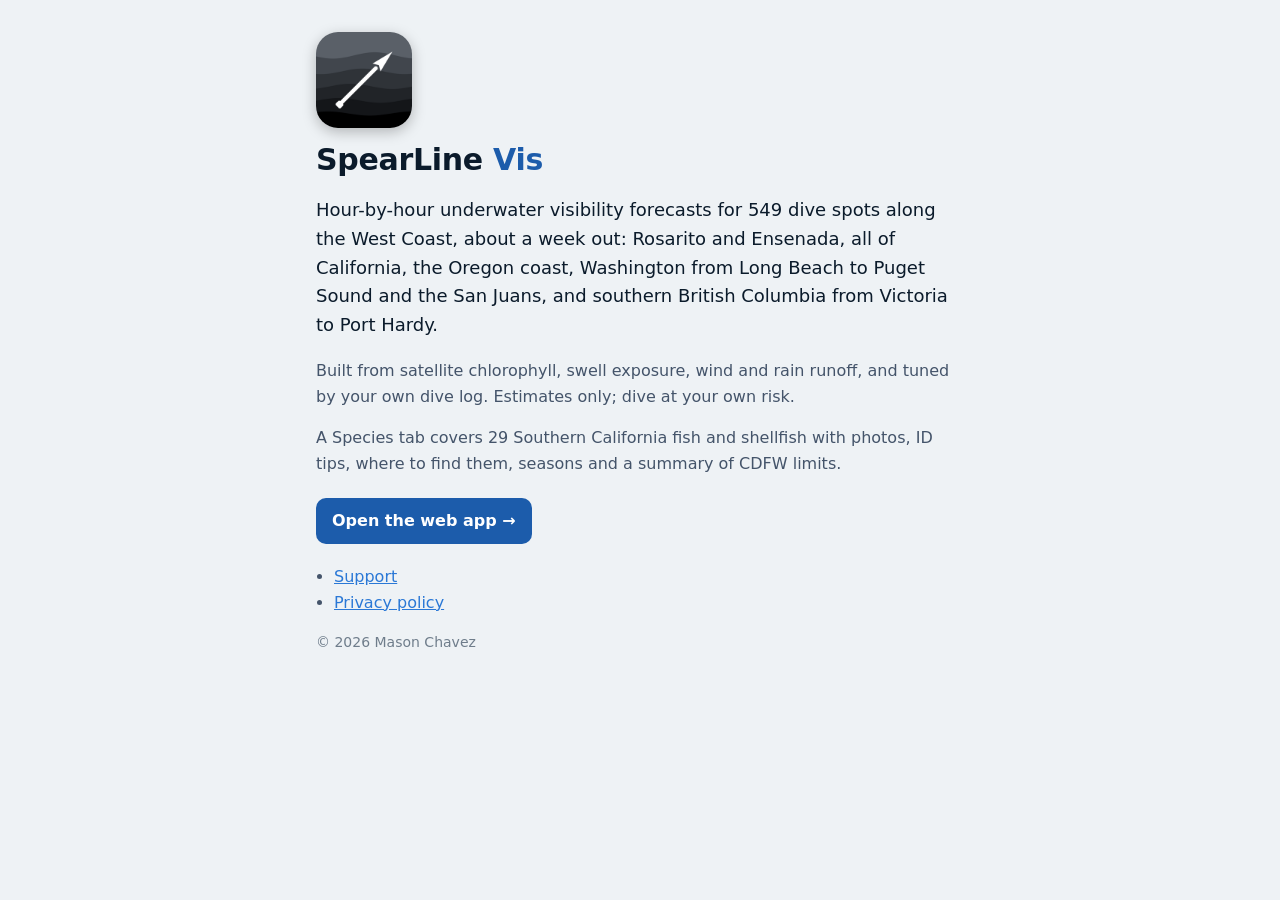
<file: index.html>
<!doctype html>
<html lang="en">
<head>
<meta charset="utf-8">
<meta name="viewport" content="width=device-width, initial-scale=1">
<title>SpearLine Vis</title>
<meta name="description" content="Underwater visibility forecast for West Coast dive spots, Baja California to British Columbia.">
<link rel="stylesheet" href="site.css">
<link rel="icon" href="icon.png">
<link rel="apple-touch-icon" href="icon.png">
</head>
<body>
<main>
<img class="appicon" src="icon.png" width="96" height="96" alt="SpearLine Vis app icon">
<h1>SpearLine <span class="brand">Vis</span></h1>
<p class="lead">Hour-by-hour underwater visibility forecasts for 549 dive spots along the West Coast, about a week out: Rosarito and Ensenada, all of California, the Oregon coast, Washington from Long Beach to Puget Sound and the San Juans, and southern British Columbia from Victoria to Port Hardy.</p>
<p>Built from satellite chlorophyll, swell exposure, wind and rain runoff, and tuned by your own dive log. Estimates only; dive at your own risk.</p>
<p>A Species tab covers 29 Southern California fish and shellfish with photos, ID tips, where to find them, seasons and a summary of CDFW limits.</p>
<p><a class="cta" href="app.html">Open the web app →</a></p>
<ul class="links">
  <li><a href="support.html">Support</a></li>
  <li><a href="privacy.html">Privacy policy</a></li>
</ul>
<p class="muted">© 2026 Mason Chavez</p>
</main>
</body>
</html>
</file>
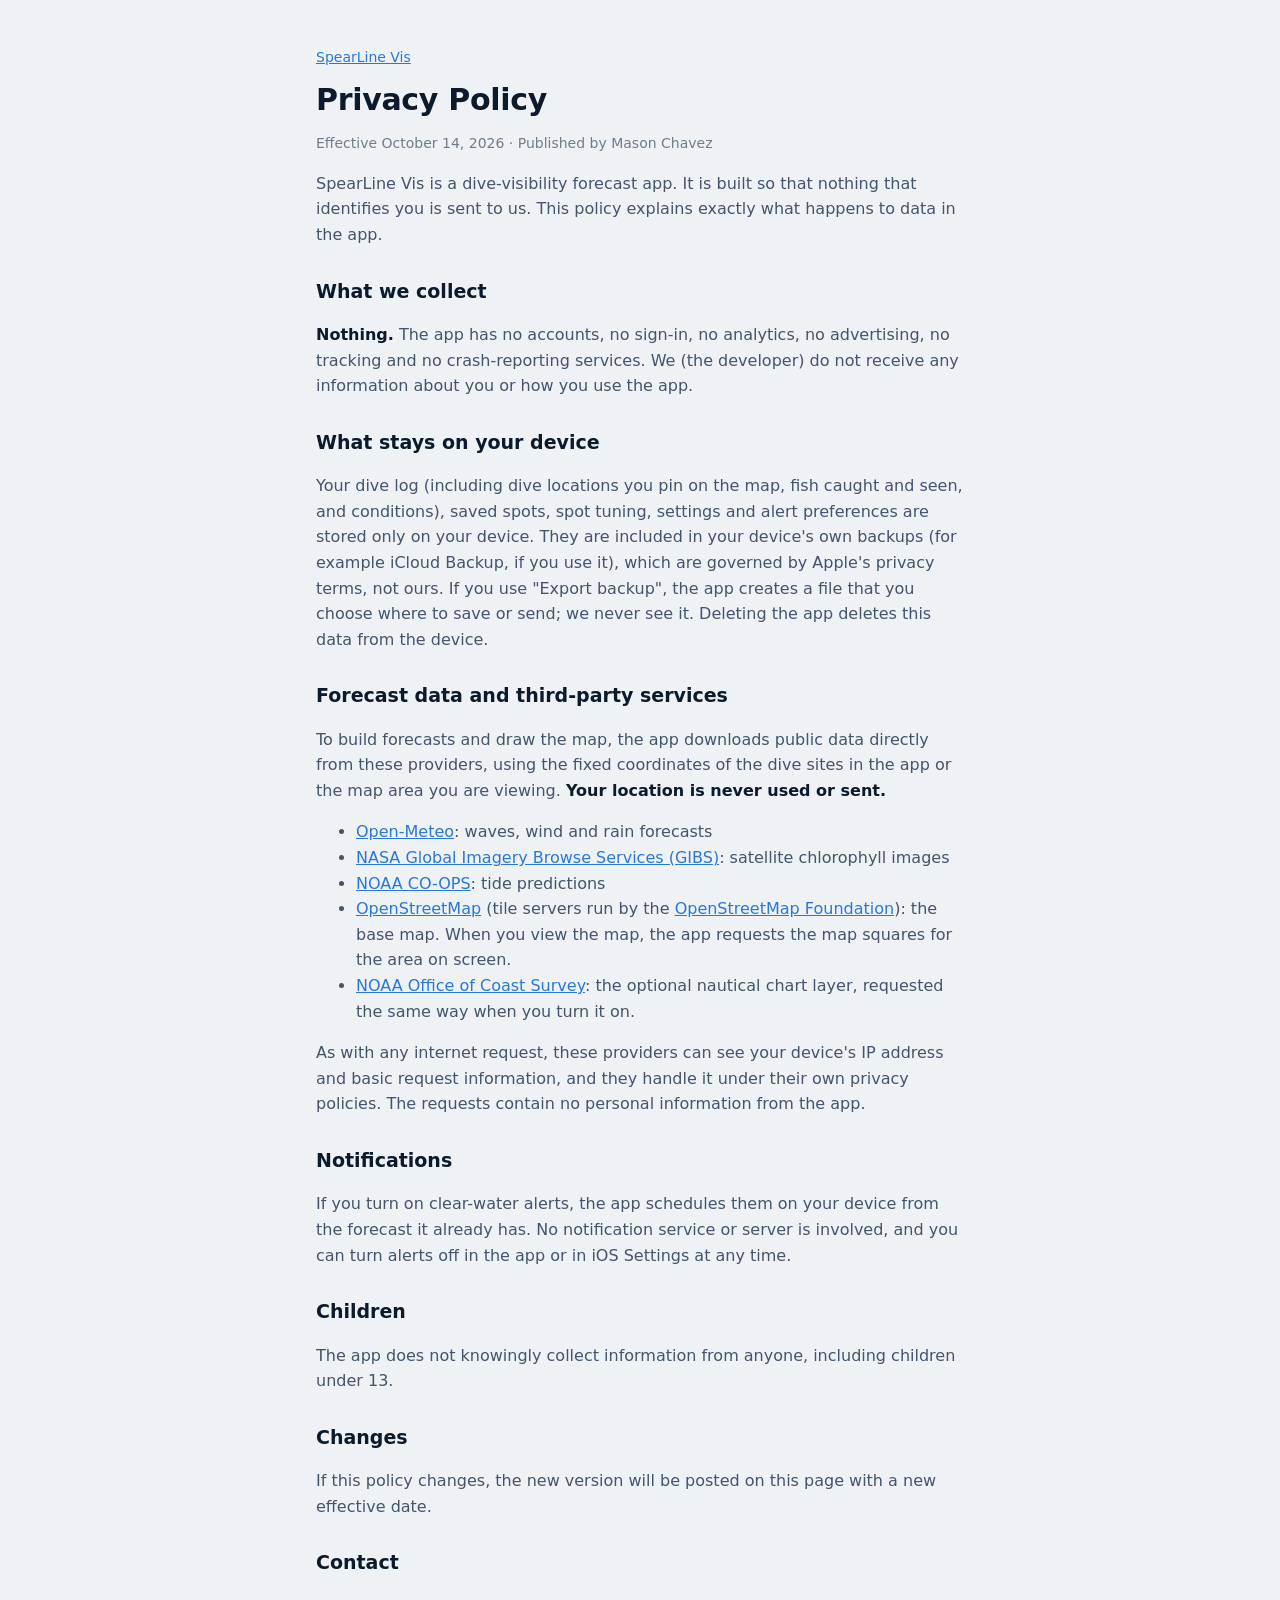
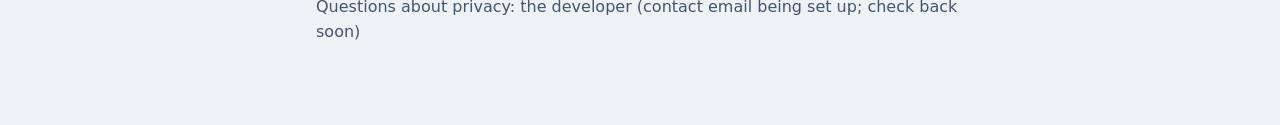
<file: privacy.html>
<!doctype html>
<html lang="en">
<head>
<meta charset="utf-8">
<meta name="viewport" content="width=device-width, initial-scale=1">
<title>SpearLine Vis: Privacy Policy</title>
<link rel="stylesheet" href="site.css">
</head>
<body>
<main>
<p class="crumb"><a href="./">SpearLine Vis</a></p>
<h1>Privacy Policy</h1>
<p class="muted">Effective October 14, 2026 · Published by Mason Chavez</p>

<p>SpearLine Vis is a dive-visibility forecast app. It is built so that nothing that identifies you is sent to us. This policy explains exactly what happens to data in the app.</p>

<h2>What we collect</h2>
<p><b>Nothing.</b> The app has no accounts, no sign-in, no analytics, no advertising, no tracking and no crash-reporting services. We (the developer) do not receive any information about you or how you use the app.</p>

<h2>What stays on your device</h2>
<p>Your dive log (including dive locations you pin on the map, fish caught and seen, and conditions), saved spots, spot tuning, settings and alert preferences are stored only on your device. They are included in your device's own backups (for example iCloud Backup, if you use it), which are governed by Apple's privacy terms, not ours. If you use "Export backup", the app creates a file that you choose where to save or send; we never see it. Deleting the app deletes this data from the device.</p>

<h2>Forecast data and third-party services</h2>
<p>To build forecasts and draw the map, the app downloads public data directly from these providers, using the fixed coordinates of the dive sites in the app or the map area you are viewing. <b>Your location is never used or sent.</b></p>
<ul>
  <li><a href="https://open-meteo.com/">Open-Meteo</a>: waves, wind and rain forecasts</li>
  <li><a href="https://www.earthdata.nasa.gov/gibs">NASA Global Imagery Browse Services (GIBS)</a>: satellite chlorophyll images</li>
  <li><a href="https://tidesandcurrents.noaa.gov/">NOAA CO-OPS</a>: tide predictions</li>
  <li><a href="https://www.openstreetmap.org/">OpenStreetMap</a> (tile servers run by the <a href="https://osmfoundation.org/wiki/Privacy_Policy">OpenStreetMap Foundation</a>): the base map. When you view the map, the app requests the map squares for the area on screen.</li>
  <li><a href="https://nauticalcharts.noaa.gov/">NOAA Office of Coast Survey</a>: the optional nautical chart layer, requested the same way when you turn it on.</li>
</ul>
<p>As with any internet request, these providers can see your device's IP address and basic request information, and they handle it under their own privacy policies. The requests contain no personal information from the app.</p>

<h2>Notifications</h2>
<p>If you turn on clear-water alerts, the app schedules them on your device from the forecast it already has. No notification service or server is involved, and you can turn alerts off in the app or in iOS Settings at any time.</p>

<h2>Children</h2>
<p>The app does not knowingly collect information from anyone, including children under 13.</p>

<h2>Changes</h2>
<p>If this policy changes, the new version will be posted on this page with a new effective date.</p>

<h2>Contact</h2>
<p>Questions about privacy: the developer (contact email being set up; check back soon)</p>
</main>
</body>
</html>
</file>
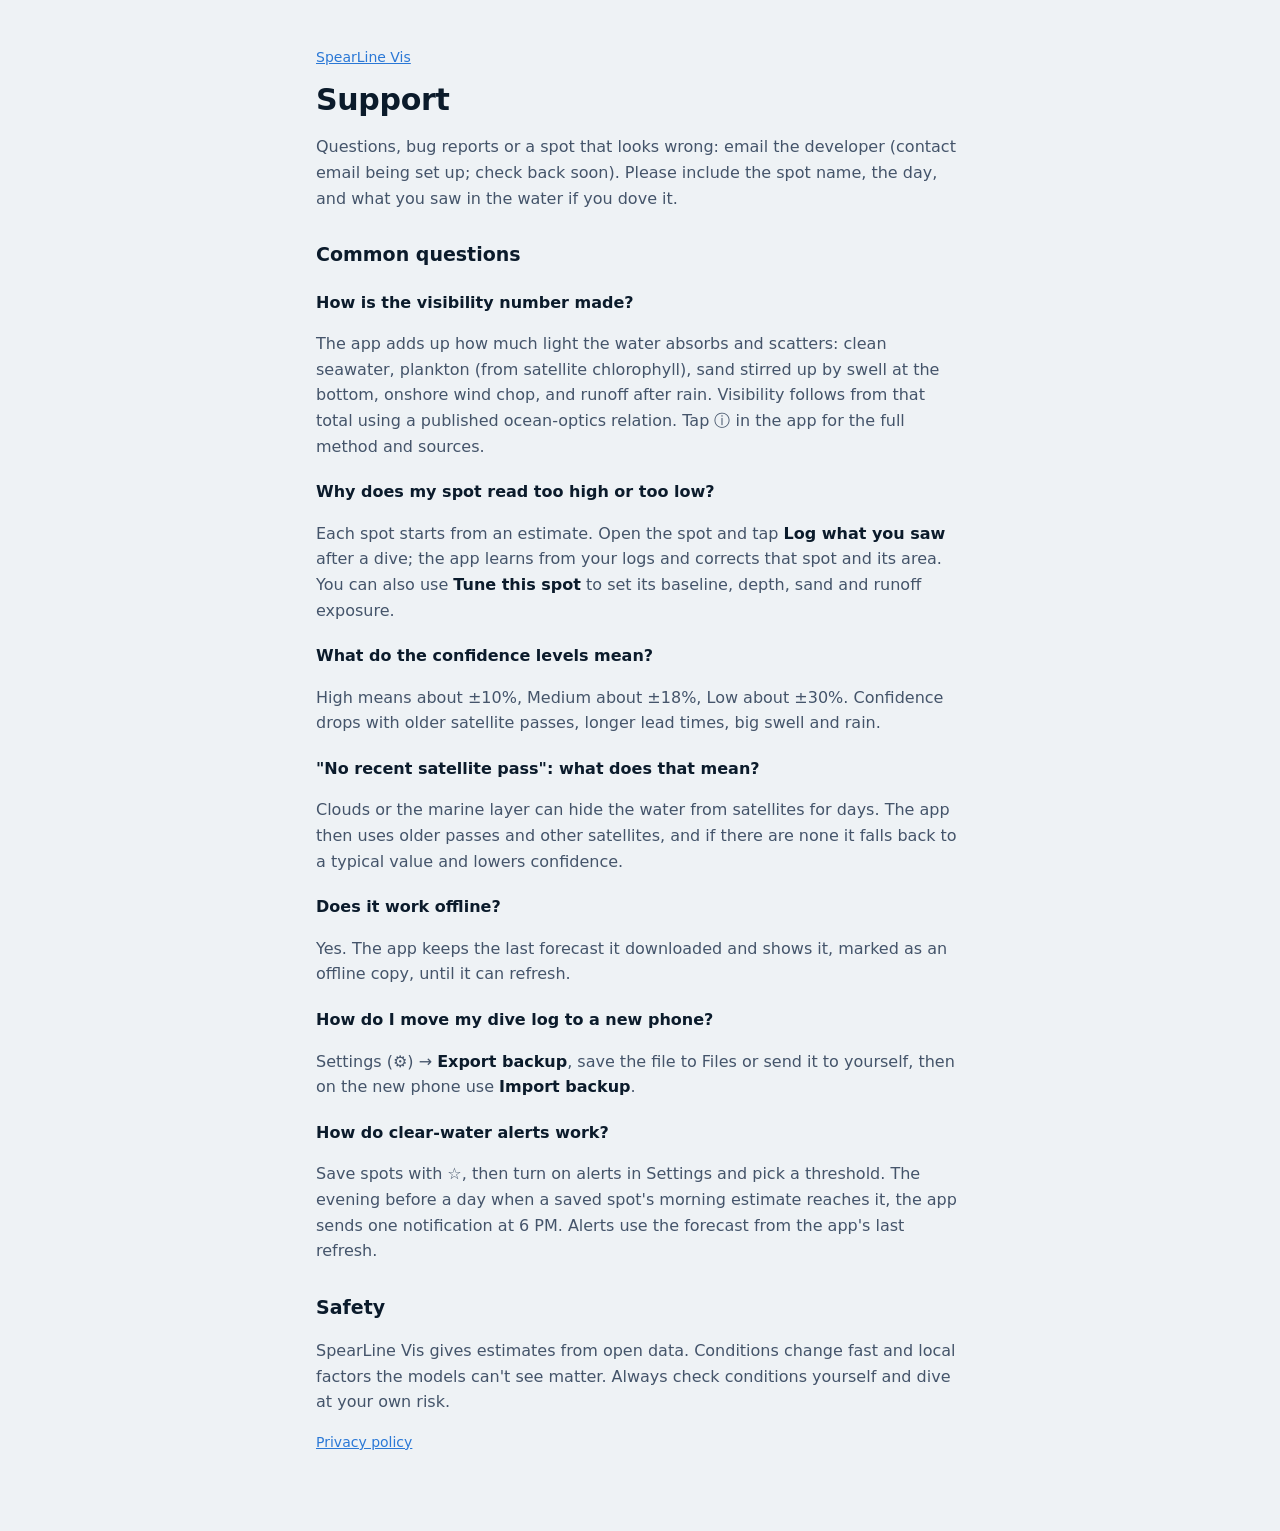
<file: support.html>
<!doctype html>
<html lang="en">
<head>
<meta charset="utf-8">
<meta name="viewport" content="width=device-width, initial-scale=1">
<title>SpearLine Vis: Support</title>
<link rel="stylesheet" href="site.css">
</head>
<body>
<main>
<p class="crumb"><a href="./">SpearLine Vis</a></p>
<h1>Support</h1>
<p>Questions, bug reports or a spot that looks wrong: email the developer (contact email being set up; check back soon). Please include the spot name, the day, and what you saw in the water if you dove it.</p>

<h2>Common questions</h2>
<h3>How is the visibility number made?</h3>
<p>The app adds up how much light the water absorbs and scatters: clean seawater, plankton (from satellite chlorophyll), sand stirred up by swell at the bottom, onshore wind chop, and runoff after rain. Visibility follows from that total using a published ocean-optics relation. Tap ⓘ in the app for the full method and sources.</p>

<h3>Why does my spot read too high or too low?</h3>
<p>Each spot starts from an estimate. Open the spot and tap <b>Log what you saw</b> after a dive; the app learns from your logs and corrects that spot and its area. You can also use <b>Tune this spot</b> to set its baseline, depth, sand and runoff exposure.</p>

<h3>What do the confidence levels mean?</h3>
<p>High means about ±10%, Medium about ±18%, Low about ±30%. Confidence drops with older satellite passes, longer lead times, big swell and rain.</p>

<h3>"No recent satellite pass": what does that mean?</h3>
<p>Clouds or the marine layer can hide the water from satellites for days. The app then uses older passes and other satellites, and if there are none it falls back to a typical value and lowers confidence.</p>

<h3>Does it work offline?</h3>
<p>Yes. The app keeps the last forecast it downloaded and shows it, marked as an offline copy, until it can refresh.</p>

<h3>How do I move my dive log to a new phone?</h3>
<p>Settings (⚙︎) → <b>Export backup</b>, save the file to Files or send it to yourself, then on the new phone use <b>Import backup</b>.</p>

<h3>How do clear-water alerts work?</h3>
<p>Save spots with ☆, then turn on alerts in Settings and pick a threshold. The evening before a day when a saved spot's morning estimate reaches it, the app sends one notification at 6 PM. Alerts use the forecast from the app's last refresh.</p>

<h2>Safety</h2>
<p>SpearLine Vis gives estimates from open data. Conditions change fast and local factors the models can't see matter. Always check conditions yourself and dive at your own risk.</p>

<p class="muted"><a href="privacy.html">Privacy policy</a></p>
</main>
</body>
</html>
</file>
<file: site.css>
:root { color-scheme: light; --bg: #eef2f5; --surface: #ffffff; --ink: #0b1b2b; --ink-2: #44546a; --muted: #6f7d8b; --line: #dde4ea; --brand: #1c5cab; --accent: #2a78d6; }
@media (prefers-color-scheme: dark) { :root { color-scheme: dark; --bg: #0a0f15; --surface: #131b24; --ink: #f1f5f9; --ink-2: #b8c4cf; --muted: #8b99a6; --line: #223040; --brand: #5598e7; --accent: #5598e7; } }
* { box-sizing: border-box; }
body { margin: 0; background: var(--bg); color: var(--ink); font: 16px/1.6 system-ui, -apple-system, "Segoe UI", Roboto, sans-serif; -webkit-text-size-adjust: 100%; }
main { max-width: 680px; margin: 0 auto; padding: 32px 16px 64px; }
h1 { font-size: 30px; line-height: 1.2; margin: 8px 0 6px; letter-spacing: -.01em; }
h2 { font-size: 19px; margin: 28px 0 6px; }
h3 { font-size: 16px; margin: 20px 0 4px; }
p, li { color: var(--ink-2); }
b { color: var(--ink); }
a { color: var(--accent); }
.brand { color: var(--brand); }
.muted, .crumb { color: var(--muted); font-size: 14px; }
.lead { font-size: 18px; color: var(--ink); }
.links { padding-left: 18px; }
.appicon { display: block; border-radius: 22px; margin: 0 0 14px; box-shadow: 0 4px 14px rgba(0,0,0,.25); }
.cta { display: inline-block; background: var(--brand); color: #fff; text-decoration: none; font-weight: 650; padding: 10px 16px; border-radius: 10px; margin: 6px 0 4px; }
</file>
